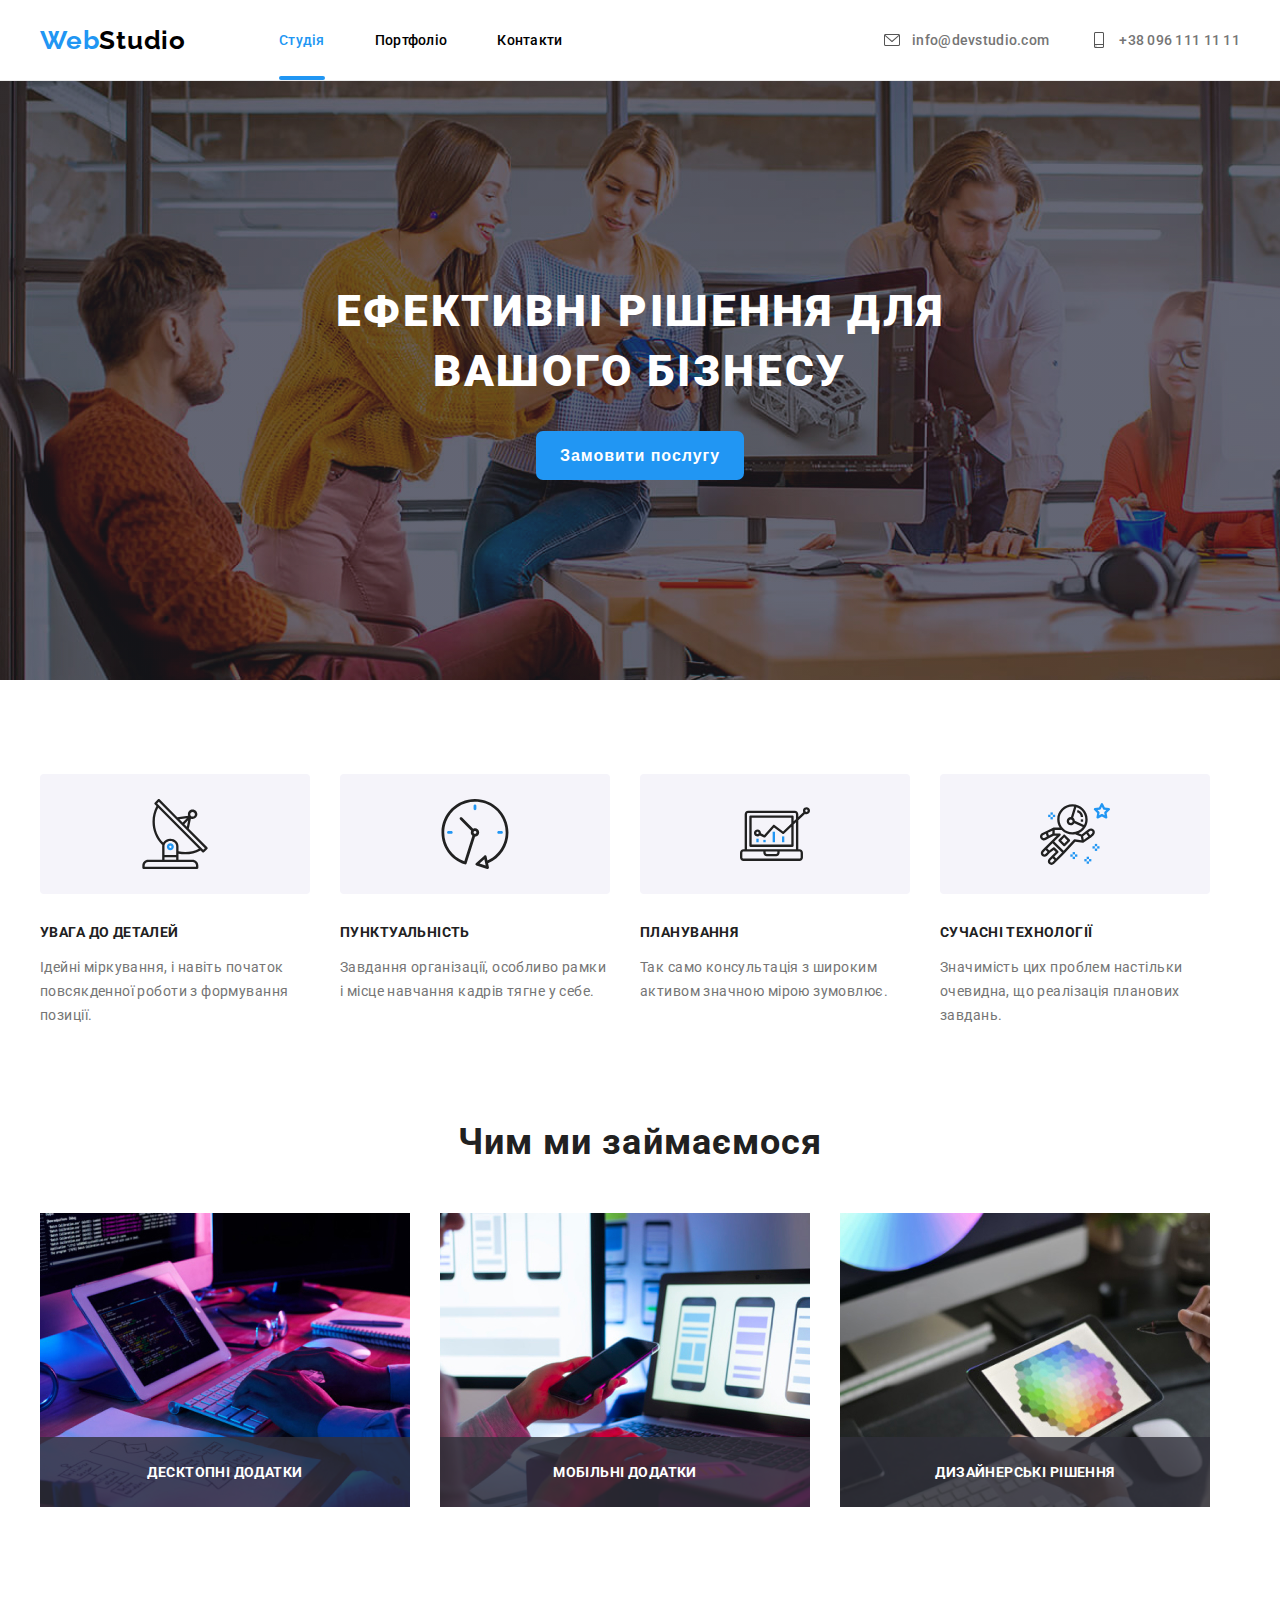
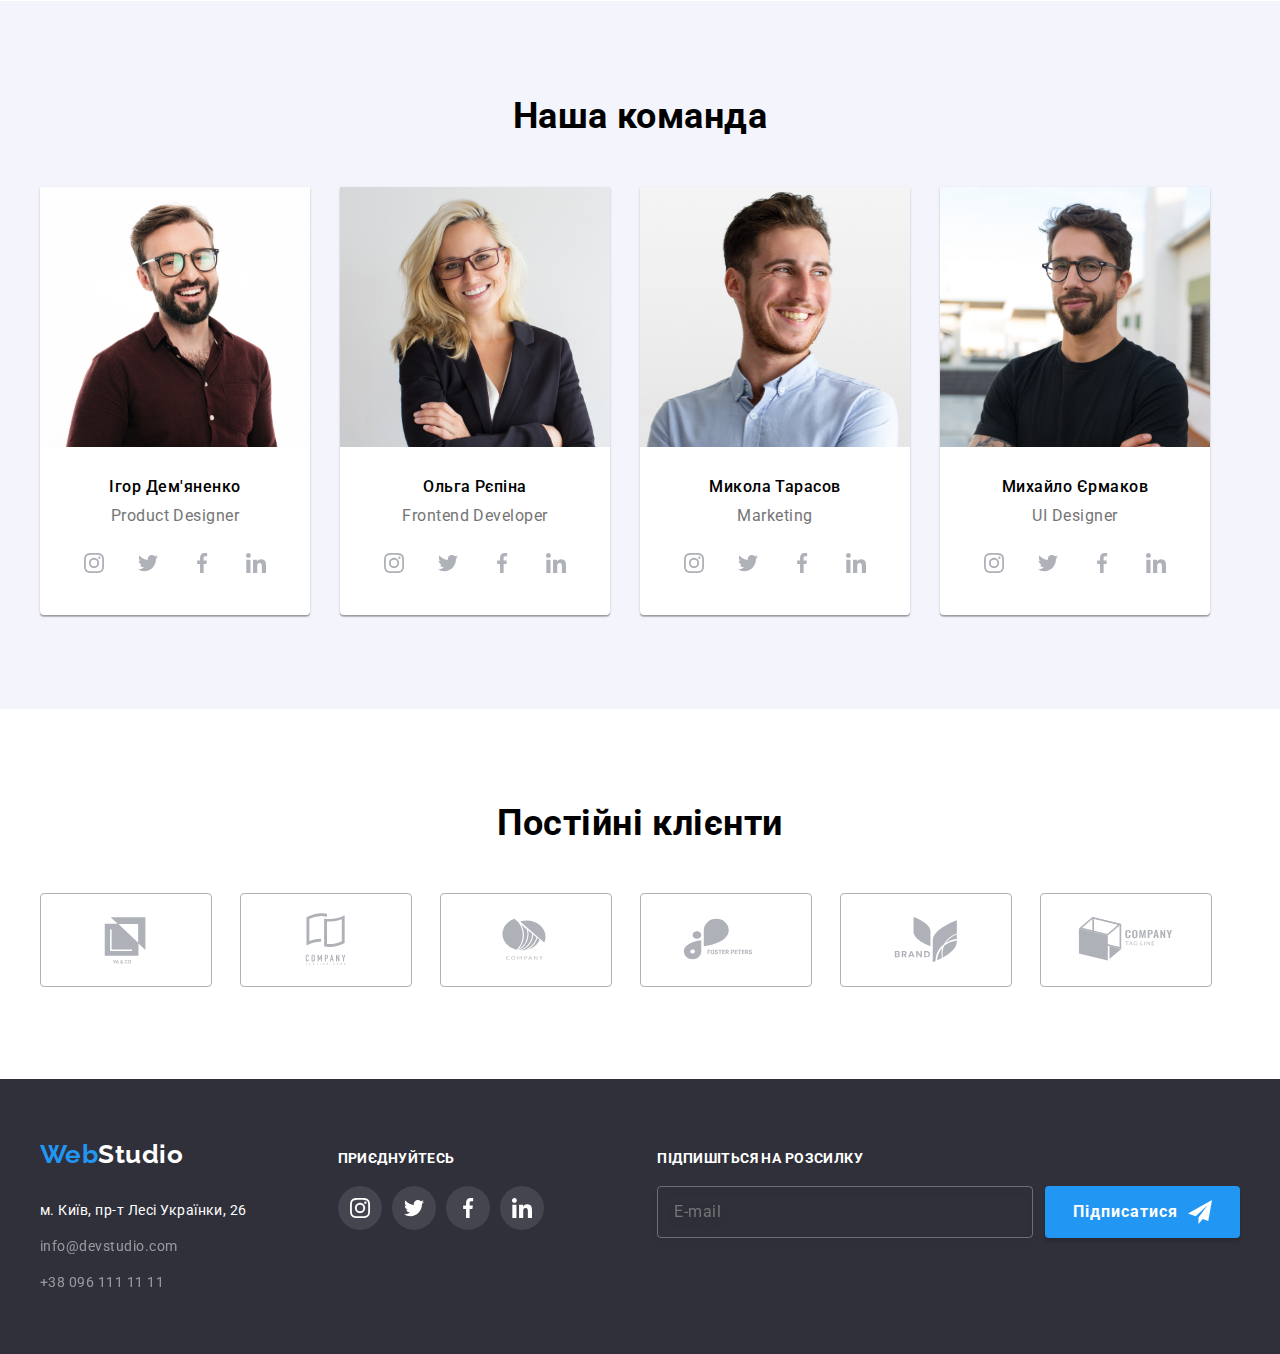
<file: index.html>
<!DOCTYPE html>
<html lang="uk">

<head>
    <meta charset="UTF-8">
    <meta http-equiv="X-UA-Compatible" content="IE=edge">
    <meta name="viewport" content="width=device-width, initial-scale=1.0">
    <title>WebStudio</title>
    <link href="https://fonts.googleapis.com/css2?family=Roboto:wght@400;500;700;900&display=swap" rel="stylesheet">
    <link href="https://fonts.googleapis.com/css2?family=Raleway:wght@700&display=swap" rel="stylesheet">
    <link rel="stylesheet" href="https://cdnjs.cloudflare.com/ajax/libs/modern-normalize/1.1.0/modern-normalize.min.css"
        integrity="sha512-wpPYUAdjBVSE4KJnH1VR1HeZfpl1ub8YT/NKx4PuQ5NmX2tKuGu6U/JRp5y+Y8XG2tV+wKQpNHVUX03MfMFn9Q=="
        crossorigin="anonymous" referrerpolicy="no-referrer" />
    <link rel="stylesheet" href="./css/main.min.css">
</head>

<body>
    <header>
        <div class="container">
            <nav>
                <a class="logo" href="index.html"><span>Web</span>Studio</a>
                <ul class="menu">
                    <li><a href="./index.html" class="st">Студія</a></li>
                    <li><a href="./portfolio.html">Портфоліо</a></li>
                    <li><a href="">Контакти</a></li>
                </ul>
            </nav>
            <ul class="address">
                <li><a class="info" href="mailto:info@devstudio.com"><svg>
                            <use href="./imeges/page1/sprite.svg#icon-a1"></use>
                        </svg>info@devstudio.com</a></li>
                <li><a class="info" href="tel:+380961111111"><svg>
                            <use href="./imeges/page1/sprite.svg#icon-a2"></use>
                        </svg>+38 096 111 11 11</a></li>
            </ul>
        </div>
    </header>
    <main>
        <section class="main">
            <div class="container">
                <h1>Ефективні рішення для вашого бізнесу</h1>
                <button type="button" class="button" data-modal-open>Замовити послугу</button>
            </div>
        </section>
        <section class="text">
            <div class="container">
                <h2 class="hidden">Our advantages</h2>
                <ul>
                    <li>
                        <div>
                            <svg width="70" height="70">
                                <use href="./imeges/page1/sprite3.svg#icon-antenna-1"></use>
                            </svg>
                        </div>
                        <h3>УВАГА ДО ДЕТАЛЕЙ</h3>
                        <p>Ідейні міркування, і навіть початок
                            повсякденної роботи з формування
                            позиції.
                        </p>
                    </li>
                    <li>
                        <div>
                            <svg width="70" height="70">
                                <use href="./imeges/page1/sprite3.svg#icon-clock-1"></use>
                            </svg>
                        </div>
                        <h3>ПУНКТУАЛЬНІСТЬ</h3>
                        <p>Завдання організації, особливо рамки
                            і місце навчання кадрів тягне у себе.
                        </p>
                    </li>
                    <li>
                        <div>
                            <svg width="70" height="70">
                                <use href="./imeges/page1/sprite3.svg#icon-diagram-1"></use>
                            </svg>
                        </div>
                        <h3>ПЛАНУВАННЯ</h3>
                        <p>Так само консультація з широким
                            активом значною мірою зумовлює.
                        </p>
                    </li>
                    <li>
                        <div>
                            <svg width="70" height="70">
                                <use href="./imeges/page1/sprite3.svg#icon-astronaut-1"></use>
                            </svg>
                        </div>
                        <h3>СУЧАСНІ ТЕХНОЛОГІЇ</h3>
                        <p>Значимість цих проблем настільки
                            очевидна, що реалізація планових
                            завдань.
                        </p>
                    </li>
                </ul>
            </div>
        </section>
        <section class="imeges">
            <div class="container">
                <h2>Чим ми займаємося</h2>
                <ul>
                    <li><img src="./imeges/page1/box1.jpg" alt="Програмування" width="370">
                        <p>Десктопні додатки</p>
                    </li>
                    <li><img src="./imeges/page1/box2.jpg" alt="Моб.додатки" width="370">
                        <p>Мобільні додатки</p>
                    </li>
                    <li><img src="./imeges/page1/box3.jpg" alt="Ігри" width="370">
                        <p>Дизайнерські рішення</p>
                    </li>
                </ul>
            </div>
        </section>
        <section class="ourteam">
            <div class="container group">
                <h2>Наша команда</h2>
                <ul class="team">
                    <li class="block">
                        <img src="./imeges/page1/img.jpg" alt="фото" width="270" height="260">
                        <div class="photo">
                            <h3>Ігор Дем'яненко</h3>
                            <p>Product Designer</p>
                            <ul class="svg">
                                <li>
                                    <a href="">
                                        <svg width="20" height="20">
                                            <use href="./imeges/page1/sprite1.svg#icon-instagram"></use>
                                        </svg>
                                    </a>
                                </li>
                                <li>
                                    <a href="">
                                        <svg width="20" height="20">
                                            <use href="./imeges/page1/sprite1.svg#icon-twitter"></use>
                                        </svg>
                                    </a>
                                </li>
                                <li>
                                    <a href="">
                                        <svg width="20" height="20">
                                            <use href="./imeges/page1/sprite1.svg#icon-facebook"></use>
                                        </svg>
                                    </a>
                                </li>
                                <li>
                                    <a href="">
                                        <svg width="20" height="20">
                                            <use href="./imeges/page1/sprite1.svg#icon-linkedin"></use>
                                        </svg>
                                    </a>
                                </li>
                            </ul>
                        </div>
                    </li>
                    <li class="block">
                        <img src="./imeges/page1/img(3).jpg" alt="фото" width="270" height="260">
                        <div class="photo">
                            <h3>Ольга Рєпіна</h3>
                            <p>Frontend Developer</p>
                            <ul class="svg">
                                <li>
                                    <a href="">
                                        <svg width="20" height="20">
                                            <use href="./imeges/page1/sprite1.svg#icon-instagram"></use>
                                        </svg>
                                    </a>
                                </li>
                                <li>
                                    <a href="">
                                        <svg width="20" height="20">
                                            <use href="./imeges/page1/sprite1.svg#icon-twitter"></use>
                                        </svg>
                                    </a>
                                </li>
                                <li>
                                    <a href="">
                                        <svg width="20" height="20">
                                            <use href="./imeges/page1/sprite1.svg#icon-facebook"></use>
                                        </svg>
                                    </a>
                                </li>
                                <li>
                                    <a href="">
                                        <svg width="20" height="20">
                                            <use href="./imeges/page1/sprite1.svg#icon-linkedin"></use>
                                        </svg>
                                    </a>
                                </li>
                            </ul>
                        </div>
                    </li>
                    <li class="block">
                        <img src="./imeges/page1/img(1).jpg" alt="фото" width="270" height="260">
                        <div class="photo">
                            <h3>Микола Тарасов</h3>
                            <p>Marketing</p>
                            <ul class="svg">
                                <li>
                                    <a href="">
                                        <svg width="20" height="20">
                                            <use href="./imeges/page1/sprite1.svg#icon-instagram"></use>
                                        </svg>
                                    </a>
                                </li>
                                <li>
                                    <a href="">
                                        <svg width="20" height="20">
                                            <use href="./imeges/page1/sprite1.svg#icon-twitter"></use>
                                        </svg>
                                    </a>
                                </li>
                                <li>
                                    <a href="">
                                        <svg width="20" height="20">
                                            <use href="./imeges/page1/sprite1.svg#icon-facebook"></use>
                                        </svg>
                                    </a>
                                </li>
                                <li>
                                    <a href="">
                                        <svg width="20" height="20">
                                            <use href="./imeges/page1/sprite1.svg#icon-linkedin"></use>
                                        </svg>
                                    </a>
                                </li>
                            </ul>
                        </div>
                    </li>
                    <li class="block">
                        <img src="./imeges/page1/img(2).jpg" alt="фото" width="270" height="260">
                        <div class="photo">
                            <h3>Михайло Єрмаков</h3>
                            <p>UI Designer</p>
                            <ul class="svg">
                                <li>
                                    <a href="">
                                        <svg width="20" height="20">
                                            <use href="./imeges/page1/sprite1.svg#icon-instagram"></use>
                                        </svg>
                                    </a>
                                </li>
                                <li>
                                    <a href="">
                                        <svg width="20" height="20">
                                            <use href="./imeges/page1/sprite1.svg#icon-twitter"></use>
                                        </svg>
                                    </a>
                                </li>
                                <li>
                                    <a href="">
                                        <svg width="20" height="20">
                                            <use href="./imeges/page1/sprite1.svg#icon-facebook"></use>
                                        </svg>
                                    </a>
                                </li>
                                <li>
                                    <a href="">
                                        <svg width="20" height="20">
                                            <use href="./imeges/page1/sprite1.svg#icon-linkedin"></use>
                                        </svg>
                                    </a>
                                </li>
                            </ul>
                        </div>
                    </li>
                </ul>
            </div>
        </section>
        <section class="customers">
            <div class="container">
                <h2>Постійні клієнти</h2>
                <ul>
                    <li>
                        <a href="">
                            <svg width="106" height="60">
                                <use href="./imeges/page1/sprite3.svg#icon-Logo"></use>
                            </svg>
                        </a>
                    </li>
                    <li>
                        <a href="">
                            <svg width="106" height="60">
                                <use href="./imeges/page1/sprite3.svg#icon-Logo-1"></use>
                            </svg>
                        </a>
                    </li>
                    <li>
                        <a href="">
                            <svg width="106" height="60">
                                <use href="./imeges/page1/sprite3.svg#icon-Logo-2"></use>
                            </svg>
                        </a>
                    </li>
                    <li>
                        <a href="">
                            <svg width="106" height="60">
                                <use href="./imeges/page1/sprite3.svg#icon-Logo-3"></use>
                            </svg>
                        </a>
                    </li>
                    <li>
                        <a href="">
                            <svg width="106" height="60">
                                <use href="./imeges/page1/sprite3.svg#icon-Logo-4"></use>
                            </svg>
                        </a>
                    </li>
                    <li>
                        <a href="">
                            <svg width="106" height="60">
                                <use href="./imeges/page1/sprite3.svg#icon-Logo-5"></use>
                            </svg>
                        </a>
                    </li>
                </ul>
            </div>
        </section>
    </main>
    <footer>
        <div class="container section_foot">
            <div class="foot">
                <a class="logo1" href=""><span>Web</span>Studio</a>
                <address class="address1">
                    <ul>
                        <li><a class="a" href="" target="_blank" rel="noopener noreferrer">м. Київ, пр-т Лесі Українки,
                                26</a></li>
                        <li><a href="mailto:info@devstudio.com">info@devstudio.com</a></li>
                        <li><a href="tel:+380961111111">+38 096 111 11 11</a></li>
                    </ul>
                </address>
            </div>
            <div class="div">
                <h3>приєднуйтесь</h3>
                <ul>
                    <li>
                        <a href="">
                            <svg width="20" height="20">
                                <use href="./imeges/page1/sprite1.svg#icon-instagram"></use>
                            </svg>
                        </a>
                    </li>
                    <li>
                        <a href="">
                            <svg width="20" height="20">
                                <use href="./imeges/page1/sprite1.svg#icon-twitter"></use>
                            </svg>
                        </a>
                    </li>
                    <li>
                        <a href="">
                            <svg width="20" height="20">
                                <use href="./imeges/page1/sprite1.svg#icon-facebook"></use>
                            </svg>
                        </a>
                    </li>
                    <li>
                        <a href="">
                            <svg width="20" height="20">
                                <use href="./imeges/page1/sprite1.svg#icon-linkedin"></use>
                            </svg>
                        </a>
                    </li>
                </ul>
            </div>
            <div class="form">
                <form>
                    <h3>Підпишіться на розсилку</h3>
                    <div>
                        <input type="email" class="email" name="user_email" placeholder="E-mail" required>
                        <button type="submit">
                            Підписатися
                            <svg width="24" height="24">
                                <use href="./imeges/page1/sprite5.svg#icon-icon-send"></use>
                            </svg>
                        </button>
                    </div>
                </form>
            </div>
        </div>
    </footer>
    <div class="backdrop is-hidden" data-modal>
        <div class="modal">
            <button class="but" type="button" data-modal-close>
                <svg width="11" height="11">
                    <use href="./imeges/page1/sprite4.svg#icon-Vector"></use>
                </svg>
            </button>
            <form class="form1">
                <p>Залиште свої дані, ми вам передзвонимо</p>
                <div class="modal-form">
                    <label>
                        <span class="label">Ім'я</span>
                        <span class="span">
                            <input type="text" class="input" name="user_name" placeholder="" required>
                             <svg width="12" height="12">
                                <use href="./imeges/page1/sprite5.svg#icon-Vector-1"></use>
                             </svg>   
                        </span>
                    </label>
                    <label>
                        <span class="label">Телефон</span>
                        <span class="span">
                            <input type="tel" class="input" name="user_tel" placeholder="" required>
                             <svg width="13" height="13">
                                <use href="./imeges/page1/sprite5.svg#icon-Vector-2"></use>
                             </svg>   
                        </span>
                    </label>
                    <label>
                        <span class="label">Пошта</span>
                        <span class="span">
                            <input type="email" class="input" name="user_email" placeholder="" required>
                            <svg width="15" height="12">
                                <use href="./imeges/page1/sprite5.svg#icon-Vector-3"></use>
                            </svg>
                        </span>
                    </label>
                    <label>
                        <span class="label">Коментар</span>
                        <textarea class="inputarea" name="user_com" placeholder="Введіть текст" required></textarea>
                    </label>
                    <div class="div1">
                        <input type="checkbox" class="checkbox hidden" name="checkbox" required id="checkbox">
                        <label for="checkbox" class="check">Погоджуюся з розсилкою та приймаю <a href="">Умови договору</a></label>
                    </div>
                    <button type="submit">Відправити</button>
                </div>
            </form>
        </div>
    </div>
    <script src="./scripts/modal.js"></script>
</body>

</html>
</file>
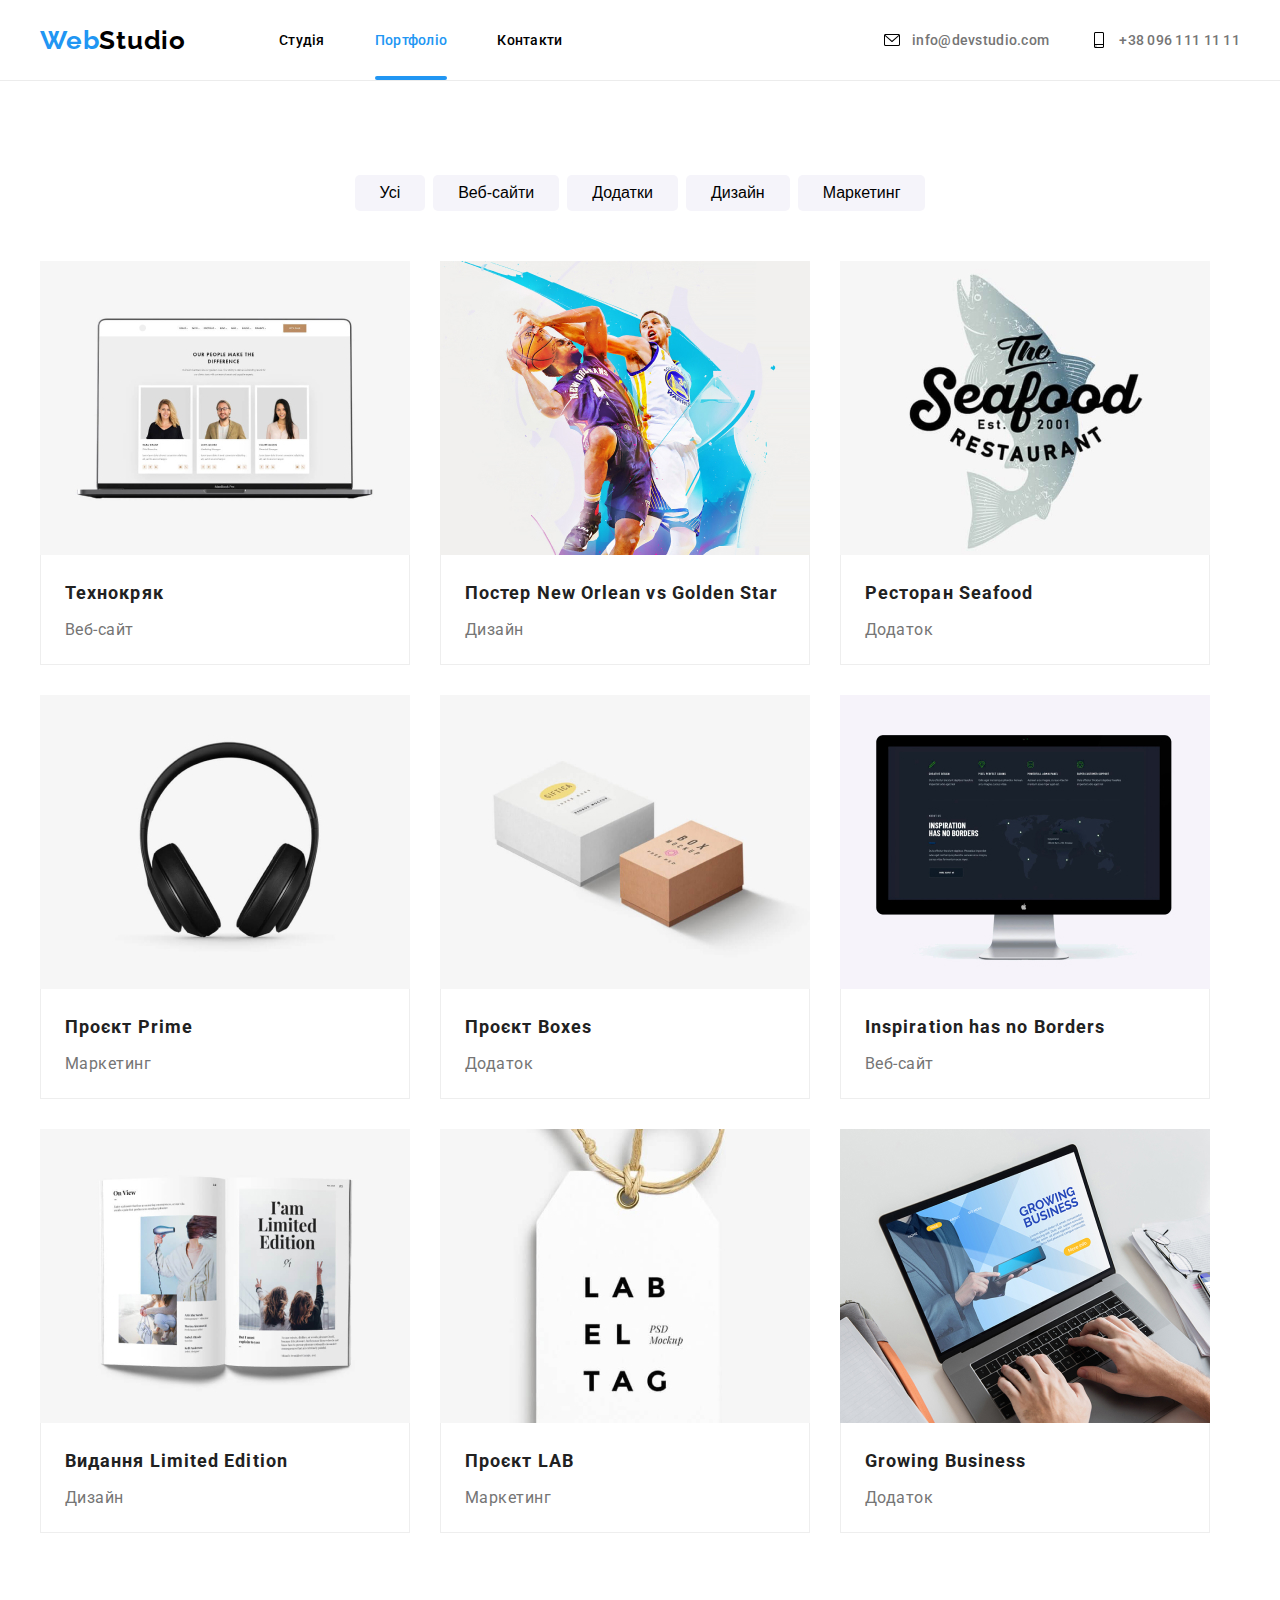
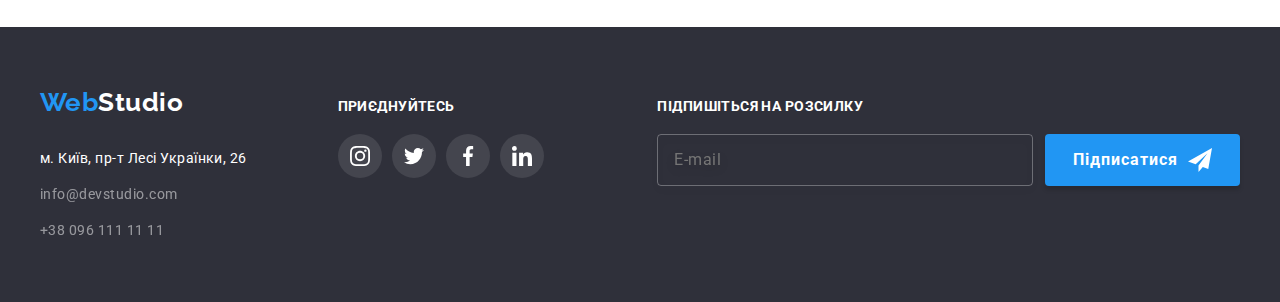
<file: portfolio.html>
<!DOCTYPE html>
<html lang="uk">

<head>
    <meta charset="UTF-8">
    <meta http-equiv="X-UA-Compatible" content="IE=edge">
    <meta name="viewport" content="width=device-width, initial-scale=1.0">
    <title>Portfolio</title>
    <link href="https://fonts.googleapis.com/css2?family=Roboto:wght@400;500;700;900&display=swap" rel="stylesheet">
    <link href="https://fonts.googleapis.com/css2?family=Raleway:wght@700&display=swap" rel="stylesheet">
    <link rel="stylesheet" href="https://cdnjs.cloudflare.com/ajax/libs/modern-normalize/1.1.0/modern-normalize.min.css"
        integrity="sha512-wpPYUAdjBVSE4KJnH1VR1HeZfpl1ub8YT/NKx4PuQ5NmX2tKuGu6U/JRp5y+Y8XG2tV+wKQpNHVUX03MfMFn9Q=="
        crossorigin="anonymous" referrerpolicy="no-referrer" />
    <link rel="stylesheet" href="./css/portfolio.min.css">
</head>

<body>
    <header>
        <div class="container">
            <nav>
                <a class="logo" href="index.html"><span>Web</span>Studio</a>
                <ul class="menu">
                    <li><a href="./index.html">Студія</a></li>
                    <li><a href="./portfolio.html" class="st">Портфоліо</a></li>
                    <li><a href="">Контакти</a></li>
                </ul>
            </nav>
            <ul class="address">
                <li><a class="info" href="mailto:info@devstudio.com"><svg>
                            <use href="./imeges/page1/sprite.svg#icon-a1"></use>
                        </svg>info@devstudio.com</a></li>
                <li><a class="info" href="tel:+380961111111"><svg>
                            <use href="./imeges/page1/sprite.svg#icon-a2"></use>
                        </svg>+38 096 111 11 11</a></li>
            </ul>
        </div>
    </header>
    <main>
        <section>
            <div class="container">
                <ul class="button">
                    <li><button type="button" class="but">Усі</button></li>
                    <li><button type="button" class="but">Веб-сайти</button></li>
                    <li><button type="button" class="but">Додатки</button></li>
                    <li><button type="button" class="but">Дизайн</button></li>
                    <li><button type="button" class="but">Маркетинг</button></li>
                </ul>

                <ul class="img">
                    <li>
                        <a href="">
                            <div class="div2">
                                <img src="./imeges/page2/img1.jpg" alt="" width="360">
                                <p>Ресурс пропонує комплексні пропозиції з різним рівнем функціоналу та сервісів. Все це
                                    дозволить відвідувачу отримати вичерпні відомості про компанію чи приватну особу.
                                </p>
                            </div>
                            <div class="div1">
                                <h3>Технокряк</h3>
                                <p>Веб-сайт</p>
                            </div>
                        </a>
                    </li>
                    <li>
                        <a href="">
                            <div class="div2">
                                <img src="./imeges/page2/img2.jpg" alt="" width="360">
                                <p>Ресурс пропонує комплексні пропозиції з різним рівнем функціоналу та сервісів. Все це
                                    дозволить відвідувачу отримати вичерпні відомості про компанію чи приватну особу.
                                </p>
                            </div>
                            <div class="div1">
                                <h3>Постер New Orlean vs Golden Star</h3>
                                <p>Дизайн</p>
                            </div>
                        </a>
                    </li>
                    <li>
                        <a href="">
                            <div class="div2">
                                <img src="./imeges/page2/img3.jpg" alt="" width="360">
                                <p>Ресурс пропонує комплексні пропозиції з різним рівнем функціоналу та сервісів. Все це
                                    дозволить відвідувачу отримати вичерпні відомості про компанію чи приватну особу.
                                </p>
                            </div>
                            <div class="div1">
                                <h3>Ресторан Seafood</h3>
                                <p>Додаток</p>
                            </div>
                        </a>
                    </li>
                    <li>
                        <a href="">
                            <div class="div2">
                                <img src="./imeges/page2/img4.jpg" alt="" width="360">
                                <p>Ресурс пропонує комплексні пропозиції з різним рівнем функціоналу та сервісів. Все це
                                    дозволить відвідувачу отримати вичерпні відомості про компанію чи приватну особу.
                                </p>
                            </div>
                            <div class="div1">
                                <h3>Проєкт Prime</h3>
                                <p>Маркетинг</p>
                            </div>
                        </a>
                    </li>
                    <li>
                        <a href="">
                            <div class="div2">
                                <img src="./imeges/page2/img5.jpg" alt="" width="360">
                                <p>Ресурс пропонує комплексні пропозиції з різним рівнем функціоналу та сервісів. Все це
                                    дозволить відвідувачу отримати вичерпні відомості про компанію чи приватну особу.
                                </p>
                            </div>
                            <div class="div1">
                                <h3>Проєкт Boxes</h3>
                                <p>Додаток</p>
                            </div>
                        </a>
                    </li>
                    <li>
                        <a href="">
                            <div class="div2">
                                <img src="./imeges/page2/img6.jpg" alt="" width="360">
                                <p>Ресурс пропонує комплексні пропозиції з різним рівнем функціоналу та сервісів. Все це
                                    дозволить відвідувачу отримати вичерпні відомості про компанію чи приватну особу.
                                </p>
                            </div>
                            <div class="div1">
                                <h3>Inspiration has no Borders</h3>
                                <p>Веб-сайт</p>
                            </div>
                        </a>
                    </li>
                    <li>
                        <a href="">
                            <div class="div2">
                                <img src="./imeges/page2/img7.jpg" alt="" width="360">
                                <p>Ресурс пропонує комплексні пропозиції з різним рівнем функціоналу та сервісів. Все це
                                    дозволить відвідувачу отримати вичерпні відомості про компанію чи приватну особу.
                                </p>
                            </div>
                            <div class="div1">
                                <h3>Видання Limited Edition</h3>
                                <p>Дизайн</p>
                            </div>
                        </a>
                    </li>
                    <li>
                        <a href="">
                            <div class="div2">
                                <img src="./imeges/page2/img8.jpg" alt="" width="360">
                                <p>Ресурс пропонує комплексні пропозиції з різним рівнем функціоналу та сервісів. Все це
                                    дозволить відвідувачу отримати вичерпні відомості про компанію чи приватну особу.
                                </p>
                            </div>
                            <div class="div1">
                                <h3>Проєкт LAB</h3>
                                <p>Маркетинг</p>
                            </div>
                        </a>
                    </li>
                    <li>
                        <a href="">
                            <div class="div2">
                                <img src="./imeges/page2/img9.jpg" alt="" width="360">
                                <p>Ресурс пропонує комплексні пропозиції з різним рівнем функціоналу та сервісів. Все це
                                    дозволить відвідувачу отримати вичерпні відомості про компанію чи приватну особу.
                                </p>
                            </div>
                            <div class="div1">
                                <h3>Growing Business</h3>
                                <p>Додаток</p>
                            </div>
                        </a>
                    </li>
                </ul>
            </div>
        </section>
    </main>
    <footer>
        <div class="container section_foot">
            <div class="foot">
                <a class="logo1" href=""><span>Web</span>Studio</a>
                <address class="address1">
                    <ul>
                        <li><a class="a" href="" target="_blank" rel="noopener noreferrer">м. Київ, пр-т Лесі Українки,
                                26</a></li>
                        <li><a href="mailto:info@devstudio.com">info@devstudio.com</a></li>
                        <li><a href="tel:+380961111111">+38 096 111 11 11</a></li>
                    </ul>
                </address>
            </div>
            <div class="div">
                <h3>приєднуйтесь</h3>
                <ul>
                    <li>
                        <a href="">
                            <svg width="20" height="20">
                                <use href="./imeges/page1/sprite1.svg#icon-instagram"></use>
                            </svg>
                        </a>
                    </li>
                    <li>
                        <a href="">
                            <svg width="20" height="20">
                                <use href="./imeges/page1/sprite1.svg#icon-twitter"></use>
                            </svg>
                        </a>
                    </li>
                    <li>
                        <a href="">
                            <svg width="20" height="20">
                                <use href="./imeges/page1/sprite1.svg#icon-facebook"></use>
                            </svg>
                        </a>
                    </li>
                    <li>
                        <a href="">
                            <svg width="20" height="20">
                                <use href="./imeges/page1/sprite1.svg#icon-linkedin"></use>
                            </svg>
                        </a>
                    </li>
                </ul>
            </div>
            <div class="form">
                <form>
                    <h3>Підпишіться на розсилку</h3>
                    <div>
                        <input type="email" class="email" name="user_email" placeholder="E-mail" required>
                        <button type="submit">
                            Підписатися
                            <svg width="24" height="24">
                                <use href="./imeges/page1/sprite5.svg#icon-icon-send"></use>
                            </svg>
                        </button>
                    </div>
                </form>
            </div>
        </div>
    </footer>
</body>

</html>
</file>
<file: css/main.min.css>
:root{--main-color: #2196F3;--text-color: black;--ph-color: #757575;--bg-color: #2F303A;--text-color-2: white;--title-color: #212121;--bg2-color: #f4f4fd;--svg-color: #AFB1B8;--svg2-color: #555555;--but-color: #1277ca;--svg3-color: #F5F4FA }.hidden{position:absolute;width:1px;height:1px;margin:-1px;border:0;padding:0;white-space:nowrap;clip-path:inset(100%);clip:rect(0 0 0 0);overflow:hidden}body{margin:0;font-family:"Roboto",sans-serif;letter-spacing:.03em}.container{width:1200px;padding-left:15px;padding-right:15px;margin:0 auto}.check,.modal-form button,.inputarea,.modal-form .label,.form1 p,.email,.form button,.form h3,.div h3,.imeges p{font-family:"Roboto"}.logo1,.logo{font-family:"Raleway"}.logo{text-decoration:none;font-weight:700;font-size:26px;line-height:1.1923076923;letter-spacing:.03em}.logo span{color:var(--main-color)}.menu{list-style-type:none;padding:0;margin:0;margin-left:93px;display:flex;gap:50px}.menu a{display:block;font-weight:500;font-size:14px;line-height:1.1428571429;letter-spacing:.02em;padding:32px 0;position:relative}.menu .st{color:var(--main-color);position:relative}.menu .st::after{content:"";position:absolute;bottom:0;height:4px;width:100%;left:0;background:var(--main-color);border-radius:2px;transform:scaleX(1)}header{border-bottom:solid 1px #ececec}header .container{display:flex;justify-content:space-between}header a{text-decoration:none;color:var(--text-color);transition:color 250ms cubic-bezier(0.4, 0, 0.2, 1),fill 250ms cubic-bezier(0.4, 0, 0.2, 1)}header a:hover,header a:focus{color:var(--main-color);fill:var(--main-color)}nav{display:flex;align-items:center}.info{display:flex;align-items:center;font-weight:500;font-size:14px;line-height:1.1428571429;letter-spacing:.02em;color:var(--ph-color);fill:var(--svg2-color)}.info svg{width:20px;height:16px;margin-right:10px}.address{list-style-type:none;padding:0;display:flex;gap:40px;margin:0;align-items:center}.main{background-image:linear-gradient(rgba(47, 48, 58, 0.4), rgba(47, 48, 58, 0.4)),url(../imeges/page1/fone.jpg);padding:200px 0;max-width:1600px;background-repeat:no-repeat;margin:auto}.main .button{padding:10px 24px;background-color:var(--main-color);border:0;border-radius:7px;color:var(--text-color-2);margin-top:30px;font-weight:700;font-size:16px;line-height:1.8125;text-align:center;letter-spacing:.06em;transition:background-color 250ms cubic-bezier(0.4, 0, 0.2, 1),box-shadow 250ms cubic-bezier(0.4, 0, 0.2, 1)}.main .button:hover{background-color:var(--but-color);box-shadow:3px 7px 0 rgba(0,0,0,.5)}.main h1{font-weight:900;font-size:44px;line-height:1.3636363636;text-align:center;letter-spacing:.06em;text-transform:uppercase;margin:0 auto;width:696px;color:var(--text-color-2)}.main div{text-align:center}.text{padding:94px 0}.text h3{margin:0;margin-bottom:15px;font-weight:700;font-size:14px;line-height:1.1428571429;letter-spacing:.03em;text-transform:uppercase;color:var(--title-color)}.text p{margin:0;font-weight:400;font-size:14px;line-height:1.7142857143;letter-spacing:.03em;color:var(--ph-color)}.text ul{padding:0;display:flex;margin:0;gap:30px}.text ul div{width:270px;height:120px;background-color:var(--svg3-color);border-radius:4px;margin-bottom:30px;display:flex;align-items:center;justify-content:center}.text li{list-style-type:none;width:270px}.imeges{margin:0 auto;padding-bottom:94px}.imeges ul{display:flex;padding:0;gap:30px;margin:0}.imeges p{position:absolute;bottom:0;padding:27px 0;width:100%;margin:0;font-style:normal;font-weight:700;font-size:14px;line-height:1.1428571429;text-align:center;letter-spacing:.03em;text-transform:uppercase;background:rgba(47,48,58,.8);color:var(--text-color-2)}.imeges img{display:block;max-width:100%;height:auto;width:100%}.imeges li{list-style-type:none;position:relative}.imeges h2{font-weight:700;font-size:36px;line-height:1.1666666667;text-align:center;letter-spacing:.03em;color:var(--title-color);margin:0;margin-bottom:50px}.ourteam{background-color:var(--bg2-color);display:flex;align-items:center;justify-content:center;padding:94px 0}.ourteam h2{text-align:center;font-size:36px;margin:0;margin-bottom:50px}.team{display:flex;text-align:center;padding:0;margin:0;gap:30px}.team ul{padding:0;display:flex;flex-direction:row;gap:10px;justify-content:center}.team img{display:block;max-width:100%;width:100%}.photo{padding:30px 0}.photo h3{font-weight:500;font-size:16px;line-height:1.1875;text-align:center;letter-spacing:.03em;margin:0;margin-bottom:10px}.photo p{font-weight:400;font-size:16px;line-height:1.1875;text-align:center;letter-spacing:.03em;color:var(--ph-color);margin:0;margin-bottom:16px}.svg li{width:44px;height:44px;list-style-type:none}.svg a{height:100%;width:100%;display:flex;align-items:center;justify-content:center;border-radius:50%;background-color:var(--text-color-2);fill:var(--svg-color);transition:background-color 250ms cubic-bezier(0.4, 0, 0.2, 1),fill 250ms cubic-bezier(0.4, 0, 0.2, 1)}.svg a:hover,.svg a:focus{background-color:var(--main-color);fill:var(--text-color-2)}.block{list-style-type:none;width:270px;background-color:var(--text-color-2);box-shadow:0px 1px 3px rgba(0,0,0,.12),0px 1px 1px rgba(0,0,0,.14),0px 2px 1px rgba(0,0,0,.2);border-radius:0px 0px 4px 4px;cursor:pointer;transition:250ms cubic-bezier(0.4, 0, 0.2, 1)}.customers{padding:94px 0}.customers h2{font-weight:700;font-size:36px;line-height:1.1111111111;text-align:center;margin-bottom:50px;margin-top:0}.customers li{list-style-type:none;width:170px;height:92px}.customers ul{display:flex;flex-direction:row;align-items:flex-start;padding:0px;margin:0;gap:30px}.customers a{fill:var(--svg-color);width:170px;height:92px;border:1px solid #afb1b8;border-radius:4px;display:flex;align-items:center;justify-content:center;transition:fill 250ms cubic-bezier(0.4, 0, 0.2, 1),border 250ms cubic-bezier(0.4, 0, 0.2, 1)}.customers a:hover,.customers a:focus{fill:var(--main-color);border:1px solid #2196f3}footer{background-color:var(--bg-color);padding:60px 0}.section_foot{display:flex;align-items:baseline;justify-content:space-between}.address1{margin:0;margin-top:28px}.address1 a{text-decoration:none;font-style:normal;font-weight:400;font-size:14px;line-height:1.7142857143;color:var(--text-color-2);opacity:.5;transition:color 250ms cubic-bezier(0.4, 0, 0.2, 1),opacity 250ms cubic-bezier(0.4, 0, 0.2, 1)}.address1 a:hover,.address1 a:focus{color:var(--main-color);opacity:1}.address1 .a{opacity:1}.address1 li:first-of-type{margin-bottom:12px}.address1 li:nth-of-type(2){margin-bottom:12px}.logo1{text-decoration:none;font-weight:700;font-size:26px;line-height:1.1923076923;color:var(--text-color-2)}.logo1 span{color:var(--main-color)}.foot ul{padding:0;margin:0}.foot li{list-style-type:none}.foot h3{font-weight:700;font-size:14px;line-height:1.1428571429;letter-spacing:.03em;text-transform:uppercase;color:var(--text-color-2)}.div{margin-left:70px}.div h3{font-style:normal;font-weight:700;font-size:14px;line-height:1.1428571429;letter-spacing:.03em;text-transform:uppercase;color:var(--text-color-2);margin:0;margin-bottom:20px}.div ul{display:flex;flex-direction:row;align-items:flex-start;gap:10px;margin:0;padding:0}.div li{display:flex}.div a{width:44px;height:44px;fill:var(--text-color-2);background-color:rgba(255,255,255,.1);border-radius:50%;display:flex;align-items:center;justify-content:center;transition:background-color 250ms cubic-bezier(0.4, 0, 0.2, 1)}.div a:hover,.div a:focus{background-color:var(--main-color)}.form{margin-left:93px;display:flex}.form div{display:flex;gap:12px}.form h3{font-style:normal;font-weight:700;font-size:14px;line-height:1.1428571429;letter-spacing:.03em;text-transform:uppercase;color:var(--text-color-2);margin:0;margin-bottom:20px}.form button{padding:10px 28px;font-style:normal;font-weight:700;font-size:16px;line-height:1.875;display:flex;align-items:center;gap:10px;letter-spacing:.06em;background:var(--main-color);box-shadow:0px 4px 4px rgba(0,0,0,.15);border-radius:4px;color:var(--text-color-2);border:0}.email{width:358px;padding:15px 0;padding-left:16px;border:1px solid rgba(255,255,255,.3);filter:drop-shadow(0px 4px 4px rgba(0, 0, 0, 0.15));border-radius:4px;font-style:normal;font-weight:400;font-size:16px;line-height:1.25;letter-spacing:.03em;color:rgba(255,255,255,.6);background:rgba(0,0,0,0)}.backdrop{position:fixed;height:100%;width:100%;top:0;background:rgba(0,0,0,.2);transition:250ms cubic-bezier(0.4, 0, 0.2, 1)}.modal{position:absolute;width:528px;min-height:581px;padding:40px;left:50%;top:50%;background:var(--text-color-2);box-shadow:0px 1px 1px rgba(0,0,0,.14),0px 1px 3px rgba(0,0,0,.12),0px 2px 1px rgba(0,0,0,.2);border-radius:4px;transform:translate(-50%, -50%) scale(1);transition:transform 250ms cubic-bezier(0.4, 0, 0.2, 1)}.is-hidden .modal{transform:translate(-50%, -50%) scale(0)}.but{padding:6px 9px;position:absolute;top:8px;right:8px;background:var(--text-color-2);border:1px solid rgba(0,0,0,.1);border-radius:50%;cursor:pointer;transition:250ms cubic-bezier(0.4, 0, 0.2, 1)}.but:hover,.but:focus{fill:var(--main-color)}.is-hidden{opacity:0;visibility:hidden;pointer-events:none}.form1 p{font-style:normal;font-weight:700;font-size:20px;line-height:1.15;text-align:center;letter-spacing:.03em;color:var(--title-color);margin:0;margin-bottom:12px}.modal-form .label{display:block;margin-bottom:4px;font-style:normal;font-weight:400;font-size:12px;line-height:1.1666666667;letter-spacing:.01em;color:var(--ph-color)}.input{width:100%;height:40px;border:1px solid rgba(33,33,33,.2);border-radius:4px;padding-left:42px;transition:250ms cubic-bezier(0.4, 0, 0.2, 1)}.input:focus{border-color:#2196f3;outline:none}.input:focus+svg{fill:var(--main-color)}.inputarea{width:100%;height:120px;border:1px solid rgba(33,33,33,.2);border-radius:4px;font-style:normal;font-weight:400;font-size:12px;line-height:1.1666666667;letter-spacing:.01em;padding:12px 16px;resize:none;transition:250ms cubic-bezier(0.4, 0, 0.2, 1)}.inputarea::placeholder{color:rgba(117,117,117,.5)}.inputarea:focus{border-color:#2196f3;outline:none}label{display:block;margin-bottom:10px}.modal-form .span{position:relative}.modal-form svg{position:absolute;top:50%;left:15px;transform:translateY(-50%)}.modal-form .div1{display:flex;align-items:center;justify-content:center;gap:8px;margin-top:20px}.div1 a{color:var(--main-color);margin-left:3px}.div1{margin-bottom:30px}.modal-form button{display:block;margin:auto;padding:10px 52px;font-style:normal;font-weight:700;font-size:16px;line-height:1.875;display:flex;align-items:center;text-align:center;justify-content:center;letter-spacing:.06em;color:var(--text-color-2);background:var(--main-color);box-shadow:0px 4px 4px rgba(0,0,0,.15);border-radius:4px;border:0;cursor:pointer}.check{display:flex;align-items:center;font-style:normal;font-weight:400;font-size:14px;line-height:1.7142857143;letter-spacing:.03em;color:var(--ph-color)}.check::before{content:"";width:16px;height:16px;display:inline-block;border:2px solid var(--title-color);margin-right:8px;cursor:pointer;border-radius:2px}.checkbox:checked+.check::before{background-color:var(--main-color);background-image:url(../imeges/page1/Vector.svg);background-repeat:no-repeat;background-position:center;border:0}.checkbox:focus+.check::before{outline:2px solid var(--main-color)}/*# sourceMappingURL=main.min.css.map */
</file>
<file: css/portfolio.min.css>
:root{--main-color: #2196F3;--text-color: black;--ph-color: #757575;--bg-color: #2F303A;--text-color-2: white;--title-color: #212121;--but-color: #F5F4FA;--svg-color: #555555}body{margin:0;font-family:"Roboto",sans-serif;letter-spacing:.03em}.container{width:1200px;padding-left:15px;padding-right:15px;margin:0 auto}.email,.form button,.form h3,.div h3,.div2 p{font-family:"Roboto"}.logo1,.logo{font-family:"Raleway"}.logo{text-decoration:none;font-weight:700;font-size:26px;line-height:1.1923076923;letter-spacing:.03em}.logo span{color:var(--main-color)}.menu{list-style-type:none;padding:0;margin:0;margin-left:93px;display:flex;gap:50px}.menu a{display:block;font-weight:500;font-size:14px;line-height:1.1428571429;letter-spacing:.02em;padding:32px 0;position:relative}.menu .st{color:var(--main-color);position:relative}.menu .st::after{content:"";position:absolute;bottom:0;height:4px;width:100%;left:0;background:var(--main-color);border-radius:2px;transform:scaleX(1)}header{border-bottom:solid 1px #ececec}header .container{display:flex;justify-content:space-between}header a{text-decoration:none;color:var(--text-color);transition:color 250ms cubic-bezier(0.4, 0, 0.2, 1),fill 250ms cubic-bezier(0.4, 0, 0.2, 1)}header a:hover,header a:focus{color:var(--main-color);fill:var(--main-color)}nav{display:flex;align-items:center}.info{display:flex;align-items:center;font-weight:500;font-size:14px;line-height:1.1428571429;letter-spacing:.02em;color:var(--ph-color);fill:var(--svg2-color)}.info svg{width:20px;height:16px;margin-right:10px}.address{list-style-type:none;padding:0;display:flex;gap:40px;margin:0;align-items:center}section{padding:94px 0}.button{display:flex;align-items:center;justify-content:center;gap:8px;margin:0;padding:0;margin-bottom:50px}.button li{list-style-type:none}.but{padding:5px 25px;border:0;background:var(--but-color);border-radius:5px;color:var(--text-color);font-weight:500;font-size:16px;line-height:1.625;transition:background-color 250ms cubic-bezier(0.4, 0, 0.2, 1),color 250ms cubic-bezier(0.4, 0, 0.2, 1),box-shadow 250ms cubic-bezier(0.4, 0, 0.2, 1)}.but:hover,.but:focus{background-color:var(--main-color);color:var(--text-color-2);box-shadow:0 0 10px rgba(0,0,0,.5)}.img{display:flex;flex-wrap:wrap;gap:30px;margin:0;padding:0}.img a{text-decoration:none;display:block;transition:box-shadow 250ms cubic-bezier(0.4, 0, 0.2, 1)}.img a:hover,.img a:focus{box-shadow:0px 1px 1px rgba(0,0,0,.12),0px 4px 4px rgba(0,0,0,.06),1px 4px 6px rgba(0,0,0,.16)}.img img{display:block;max-width:100%;height:auto;width:100%}.img li{list-style-type:none}.div2{position:relative;overflow:hidden}.div2 p{position:absolute;top:0;font-style:normal;font-weight:400;font-size:18px;line-height:1.5;margin:0;padding:63px 24px;letter-spacing:.03em;background:rgba(33,150,243,.9);color:var(--text-color-2);height:100%;transform:translateY(101%);transition:transform 250ms cubic-bezier(0.4, 0, 0.2, 1)}.img a:hover .div2 p,.img a:focus .div2 p{transform:translateY(0)}.div1{border-left:1px solid #eee;border-bottom:1px solid #eee;border-right:1px solid #eee;padding:20px 24px}.div1 h3{font-weight:700;font-size:18px;line-height:2;letter-spacing:.06em;color:var(--title-color);margin:0;margin-bottom:4px}.div1 p{font-weight:400;font-size:16px;line-height:1.8125;letter-spacing:.03em;color:var(--ph-color);margin:0}footer{background-color:var(--bg-color);padding:60px 0}.section_foot{display:flex;align-items:baseline;justify-content:space-between}.address1{margin:0;margin-top:28px}.address1 a{text-decoration:none;font-style:normal;font-weight:400;font-size:14px;line-height:1.7142857143;color:var(--text-color-2);opacity:.5;transition:color 250ms cubic-bezier(0.4, 0, 0.2, 1),opacity 250ms cubic-bezier(0.4, 0, 0.2, 1)}.address1 a:hover,.address1 a:focus{color:var(--main-color);opacity:1}.address1 .a{opacity:1}.address1 li:first-of-type{margin-bottom:12px}.address1 li:nth-of-type(2){margin-bottom:12px}.logo1{text-decoration:none;font-weight:700;font-size:26px;line-height:1.1923076923;color:var(--text-color-2)}.logo1 span{color:var(--main-color)}.foot ul{padding:0;margin:0}.foot li{list-style-type:none}.foot h3{font-weight:700;font-size:14px;line-height:1.1428571429;letter-spacing:.03em;text-transform:uppercase;color:var(--text-color-2)}.div{margin-left:70px}.div h3{font-style:normal;font-weight:700;font-size:14px;line-height:1.1428571429;letter-spacing:.03em;text-transform:uppercase;color:var(--text-color-2);margin:0;margin-bottom:20px}.div ul{display:flex;flex-direction:row;align-items:flex-start;gap:10px;margin:0;padding:0}.div li{display:flex}.div a{width:44px;height:44px;fill:var(--text-color-2);background-color:rgba(255,255,255,.1);border-radius:50%;display:flex;align-items:center;justify-content:center;transition:background-color 250ms cubic-bezier(0.4, 0, 0.2, 1)}.div a:hover,.div a:focus{background-color:var(--main-color)}.form{margin-left:93px;display:flex}.form div{display:flex;gap:12px}.form h3{font-style:normal;font-weight:700;font-size:14px;line-height:1.1428571429;letter-spacing:.03em;text-transform:uppercase;color:var(--text-color-2);margin:0;margin-bottom:20px}.form button{padding:10px 28px;font-style:normal;font-weight:700;font-size:16px;line-height:1.875;display:flex;align-items:center;gap:10px;letter-spacing:.06em;background:var(--main-color);box-shadow:0px 4px 4px rgba(0,0,0,.15);border-radius:4px;color:var(--text-color-2);border:0}.email{width:358px;padding:15px 0;padding-left:16px;border:1px solid rgba(255,255,255,.3);filter:drop-shadow(0px 4px 4px rgba(0, 0, 0, 0.15));border-radius:4px;font-style:normal;font-weight:400;font-size:16px;line-height:1.25;letter-spacing:.03em;color:rgba(255,255,255,.6);background:rgba(0,0,0,0)}/*# sourceMappingURL=portfolio.min.css.map */
</file>
